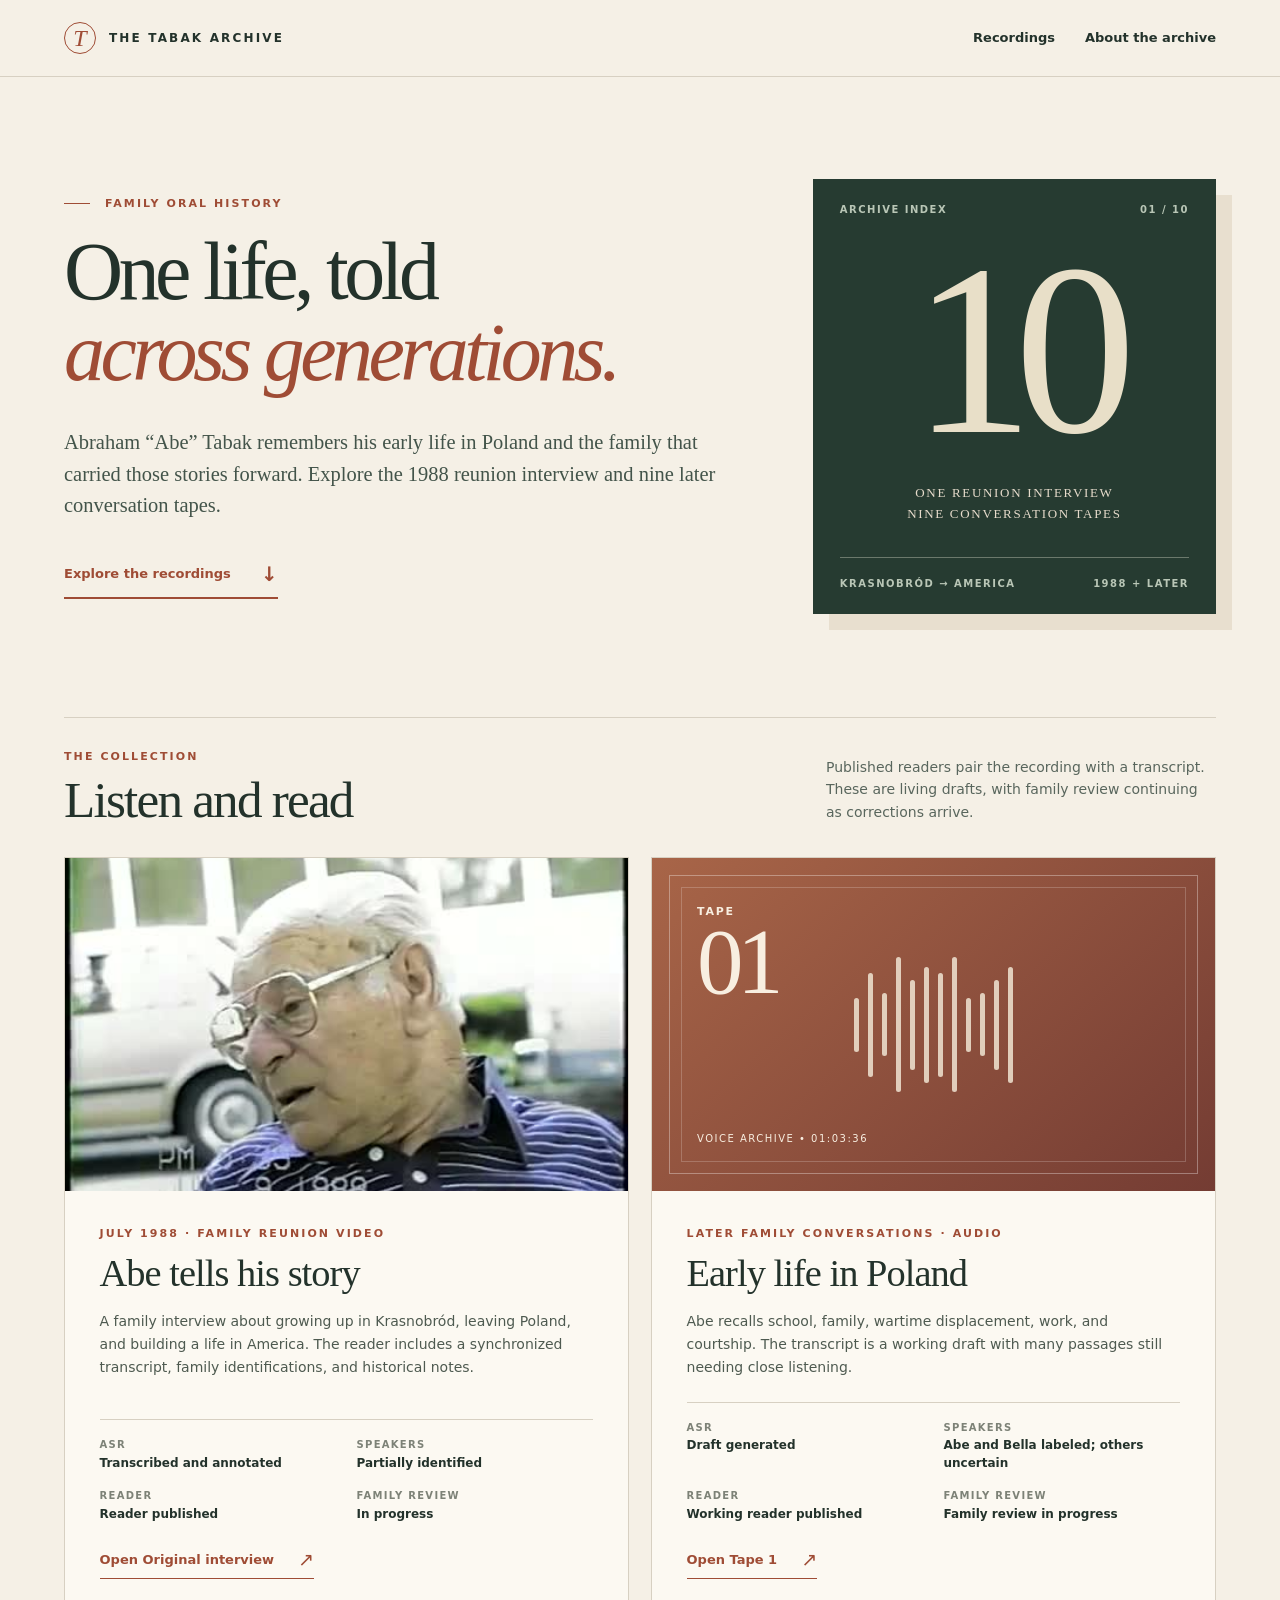
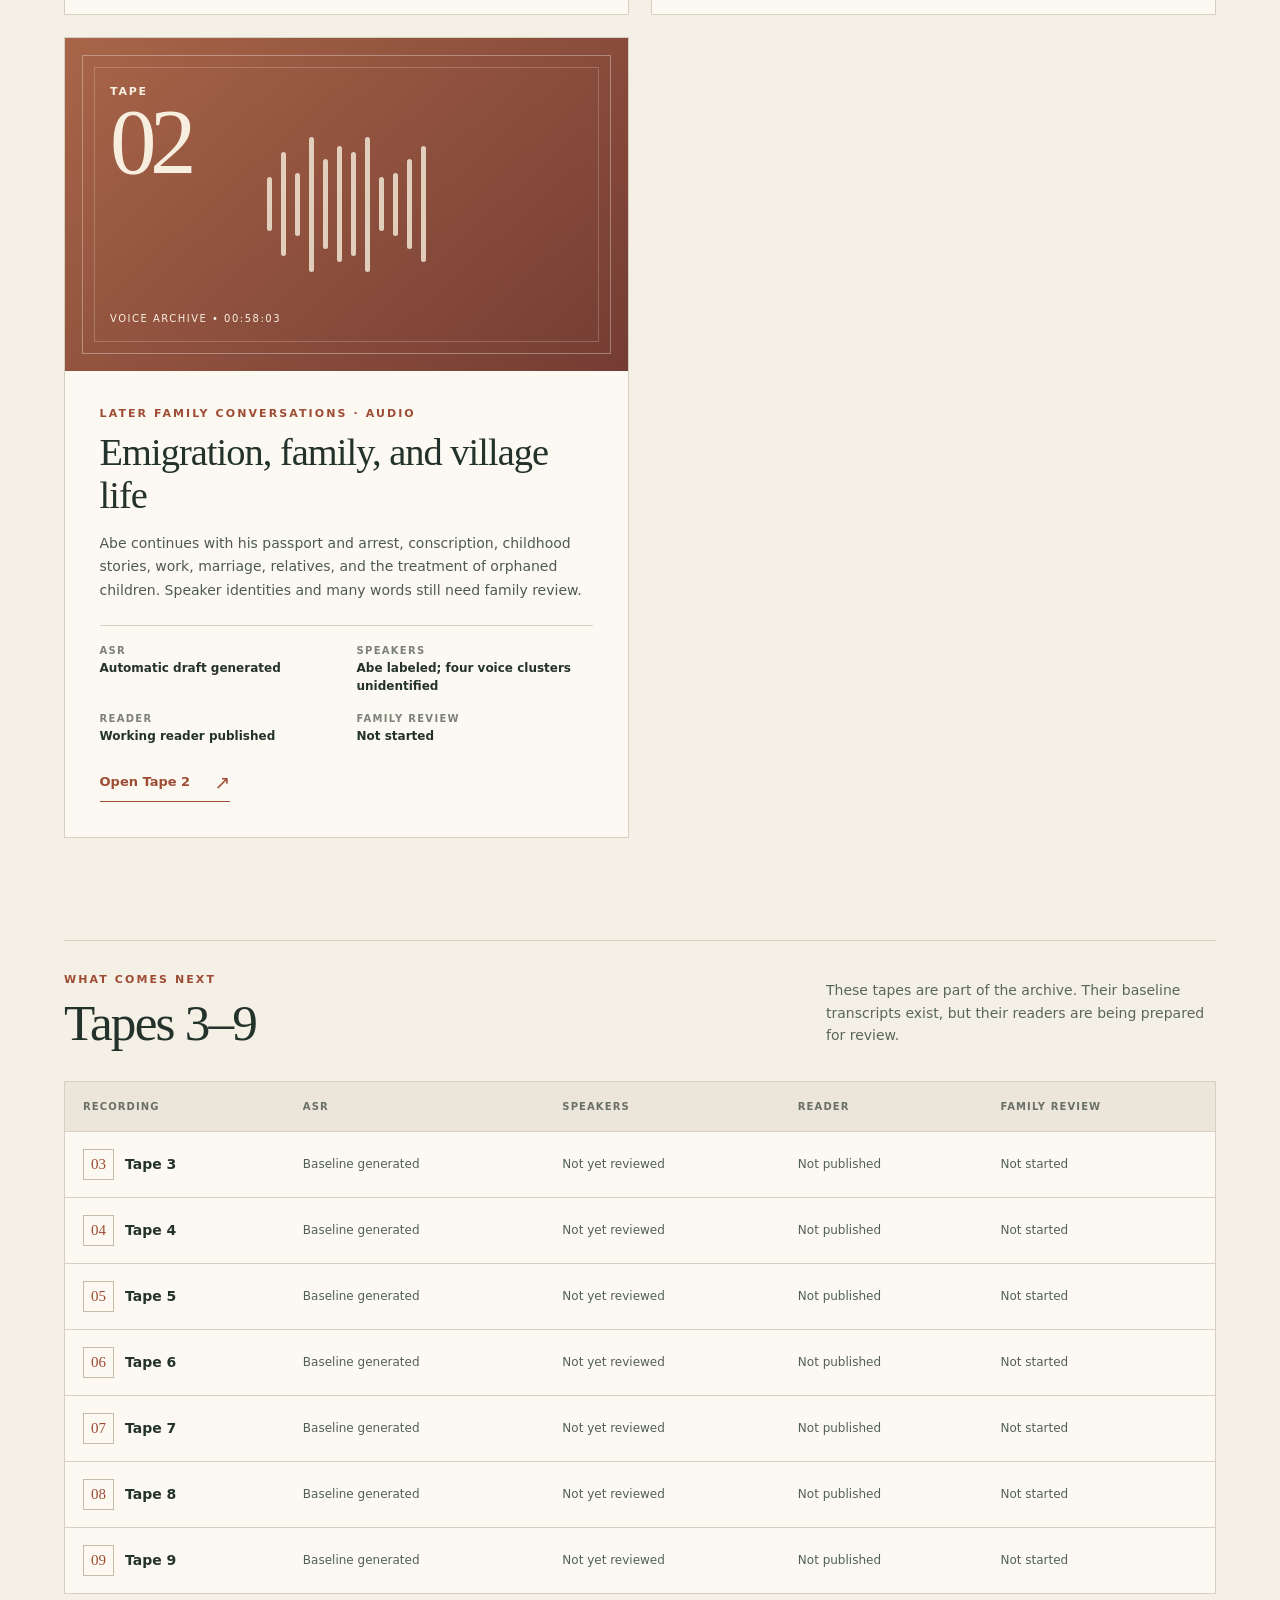
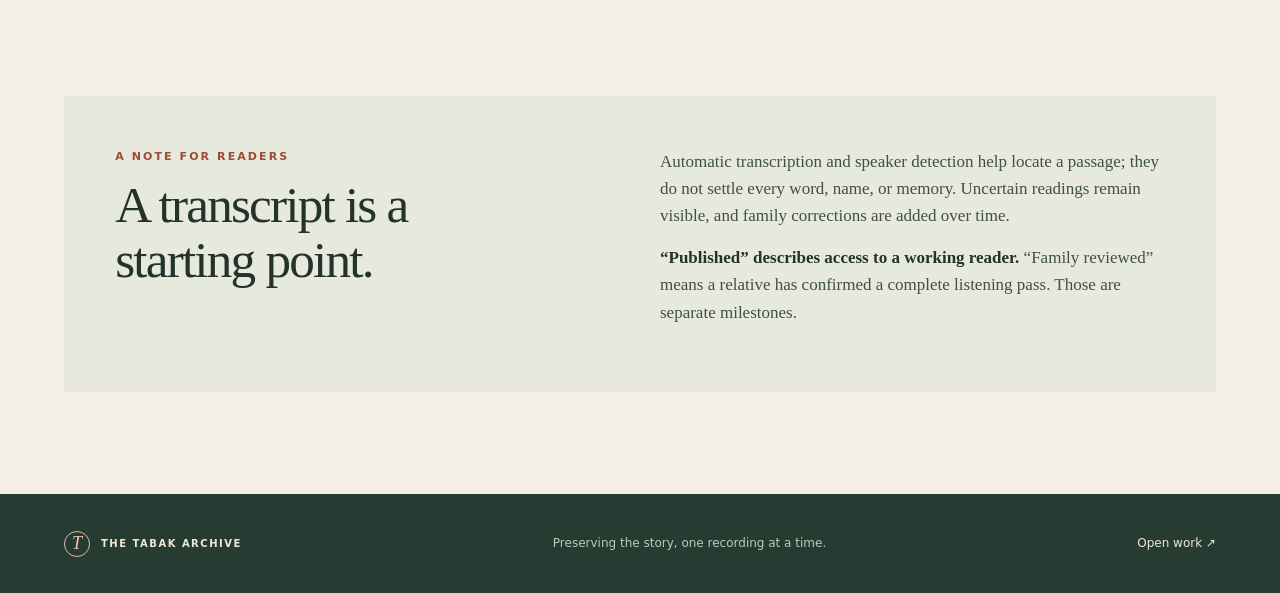
<file: index.html>
<!doctype html>
<html lang="en">
<head>
  <meta charset="utf-8">
  <meta name="viewport" content="width=device-width, initial-scale=1">
  <meta name="description" content="A family oral-history archive of Abraham Abe Tabak: the July 1988 interview and nine later audio tapes.">
  <title>The Tabak family oral-history archive</title>
  <link rel="stylesheet" href="site/collection.css">
</head>
<body>
  <a class="skip-link" href="#main">Skip to recordings</a>
  <header class="site-header">
    <a class="wordmark" href="./" aria-label="Tabak family archive home"><span class="wordmark-symbol" aria-hidden="true">T</span><span>THE TABAK ARCHIVE</span></a>
    <nav aria-label="Main navigation"><a href="#recordings">Recordings</a><a href="#about">About the archive</a></nav>
  </header>
  <main id="main">
    <section class="hero" aria-labelledby="hero-title">
      <div class="hero-copy">
        <p class="eyebrow"><span class="eyebrow-line"></span> FAMILY ORAL HISTORY</p>
        <h1 id="hero-title">One life, told<br><em>across generations.</em></h1>
        <p class="hero-intro">Abraham “Abe” Tabak remembers his early life in Poland and the family that carried those stories forward. Explore the 1988 reunion interview and nine later conversation tapes.</p>
        <a class="hero-link" href="#recordings">Explore the recordings <span aria-hidden="true">↓</span></a>
      </div>
      <div class="hero-index" aria-hidden="true">
        <div class="index-top"><span>ARCHIVE INDEX</span><span>01 / 10</span></div>
        <div class="index-number">10</div>
        <div class="index-caption">ONE REUNION INTERVIEW<br>NINE CONVERSATION TAPES</div>
        <div class="index-bottom"><span>KRASNOBRÓD → AMERICA</span><span>1988 + LATER</span></div>
      </div>
    </section>
    <section class="recordings-section" id="recordings" aria-labelledby="recordings-title">
      <div class="section-heading"><div><p class="eyebrow">THE COLLECTION</p><h2 id="recordings-title">Listen and read</h2></div><p>Published readers pair the recording with a transcript. These are living drafts, with family review continuing as corrections arrive.</p></div>
      <div class="featured-grid"><article class="feature video"><div class="feature-art"><img src="site/original-still.jpg" alt="Abe Tabak in the July 1988 interview" width="480" height="360"></div><div class="feature-content"><p class="eyebrow">July 1988 · family reunion video</p><h3>Abe tells his story</h3><p class="feature-summary">A family interview about growing up in Krasnobród, leaving Poland, and building a life in America. The reader includes a synchronized transcript, family identifications, and historical notes.</p><dl class="status-grid"><div><dt>ASR</dt><dd>Transcribed and annotated</dd></div><div><dt>Speakers</dt><dd>Partially identified</dd></div><div><dt>Reader</dt><dd>Reader published</dd></div><div><dt>Family review</dt><dd>In progress</dd></div></dl><a class="reader-link" href="Abe_Tabak_interview.html">Open Original interview <span aria-hidden="true">↗</span></a></div></article><article class="feature audio"><div class="feature-art"><div class="audio-art" aria-hidden="true"><span>TAPE <b>01</b></span><i></i><i></i><i></i><i></i><i></i><i></i><i></i><i></i><i></i><i></i><i></i><i></i><small>VOICE ARCHIVE • 01:03:36</small></div></div><div class="feature-content"><p class="eyebrow">Later family conversations · audio</p><h3>Early life in Poland</h3><p class="feature-summary">Abe recalls school, family, wartime displacement, work, and courtship. The transcript is a working draft with many passages still needing close listening.</p><dl class="status-grid"><div><dt>ASR</dt><dd>Draft generated</dd></div><div><dt>Speakers</dt><dd>Abe and Bella labeled; others uncertain</dd></div><div><dt>Reader</dt><dd>Working reader published</dd></div><div><dt>Family review</dt><dd>Family review in progress</dd></div></dl><a class="reader-link" href="tapes/tape-1/">Open Tape 1 <span aria-hidden="true">↗</span></a></div></article><article class="feature audio"><div class="feature-art"><div class="audio-art" aria-hidden="true"><span>TAPE <b>02</b></span><i></i><i></i><i></i><i></i><i></i><i></i><i></i><i></i><i></i><i></i><i></i><i></i><small>VOICE ARCHIVE • 00:58:03</small></div></div><div class="feature-content"><p class="eyebrow">Later family conversations · audio</p><h3>Emigration, family, and village life</h3><p class="feature-summary">Abe continues with his passport and arrest, conscription, childhood stories, work, marriage, relatives, and the treatment of orphaned children. Speaker identities and many words still need family review.</p><dl class="status-grid"><div><dt>ASR</dt><dd>Automatic draft generated</dd></div><div><dt>Speakers</dt><dd>Abe labeled; four voice clusters unidentified</dd></div><div><dt>Reader</dt><dd>Working reader published</dd></div><div><dt>Family review</dt><dd>Not started</dd></div></dl><a class="reader-link" href="tapes/tape-2/">Open Tape 2 <span aria-hidden="true">↗</span></a></div></article></div>
    </section>
    <section class="upcoming-section" aria-labelledby="upcoming-title">
      <div class="section-heading"><div><p class="eyebrow">WHAT COMES NEXT</p><h2 id="upcoming-title">Tapes 3–9</h2></div><p>These tapes are part of the archive. Their baseline transcripts exist, but their readers are being prepared for review.</p></div>
      <div class="table-wrap"><table><caption class="visually-hidden">Processing and review status for Tapes 2 through 9</caption><thead><tr><th scope="col">Recording</th><th scope="col">ASR</th><th scope="col">Speakers</th><th scope="col">Reader</th><th scope="col">Family review</th></tr></thead><tbody><tr><th scope="row"><span class="tape-number">03</span><span>Tape 3</span></th><td data-label="ASR">Baseline generated</td><td data-label="Speakers">Not yet reviewed</td><td data-label="Reader">Not published</td><td data-label="Family review">Not started</td></tr><tr><th scope="row"><span class="tape-number">04</span><span>Tape 4</span></th><td data-label="ASR">Baseline generated</td><td data-label="Speakers">Not yet reviewed</td><td data-label="Reader">Not published</td><td data-label="Family review">Not started</td></tr><tr><th scope="row"><span class="tape-number">05</span><span>Tape 5</span></th><td data-label="ASR">Baseline generated</td><td data-label="Speakers">Not yet reviewed</td><td data-label="Reader">Not published</td><td data-label="Family review">Not started</td></tr><tr><th scope="row"><span class="tape-number">06</span><span>Tape 6</span></th><td data-label="ASR">Baseline generated</td><td data-label="Speakers">Not yet reviewed</td><td data-label="Reader">Not published</td><td data-label="Family review">Not started</td></tr><tr><th scope="row"><span class="tape-number">07</span><span>Tape 7</span></th><td data-label="ASR">Baseline generated</td><td data-label="Speakers">Not yet reviewed</td><td data-label="Reader">Not published</td><td data-label="Family review">Not started</td></tr><tr><th scope="row"><span class="tape-number">08</span><span>Tape 8</span></th><td data-label="ASR">Baseline generated</td><td data-label="Speakers">Not yet reviewed</td><td data-label="Reader">Not published</td><td data-label="Family review">Not started</td></tr><tr><th scope="row"><span class="tape-number">09</span><span>Tape 9</span></th><td data-label="ASR">Baseline generated</td><td data-label="Speakers">Not yet reviewed</td><td data-label="Reader">Not published</td><td data-label="Family review">Not started</td></tr></tbody></table></div>
    </section>
    <section class="about-section" id="about" aria-labelledby="about-title"><div><p class="eyebrow">A NOTE FOR READERS</p><h2 id="about-title">A transcript is a starting point.</h2></div><div><p>Automatic transcription and speaker detection help locate a passage; they do not settle every word, name, or memory. Uncertain readings remain visible, and family corrections are added over time.</p><p><strong>“Published” describes access to a working reader.</strong> “Family reviewed” means a relative has confirmed a complete listening pass. Those are separate milestones.</p></div></section>
  </main>
  <footer><div><span class="footer-mark">T</span><span>THE TABAK ARCHIVE</span></div><p>Preserving the story, one recording at a time.</p><a href="https://github.com/thirtyseven/abe-tabak-interview/issues">Open work ↗</a></footer>
</body>
</html>
</file>
<file: site/collection.css>
:root{--paper:#f5f0e6;--cream:#fcf9f2;--ink:#23322b;--muted:#59665d;--accent:#9f4c35;--line:#d7d0c2;--dark:#263b31;--soft:#e8dfcf}
*{box-sizing:border-box}html{scroll-behavior:smooth}body{margin:0;background:var(--paper);color:var(--ink);font:16px/1.55 system-ui,-apple-system,BlinkMacSystemFont,"Segoe UI",sans-serif}a{color:inherit}a:focus-visible{outline:3px solid var(--accent);outline-offset:4px}.skip-link{position:absolute;left:-9999px;top:8px;padding:8px 12px;background:white;z-index:100}.skip-link:focus{left:8px}
.site-header{max-width:1440px;margin:auto;padding:22px clamp(22px,5vw,78px);display:flex;align-items:center;justify-content:space-between;gap:30px;border-bottom:1px solid var(--line)}.wordmark{display:flex;gap:13px;align-items:center;text-decoration:none;font-size:12px;font-weight:800;letter-spacing:.18em;white-space:nowrap}.wordmark-symbol,.footer-mark{display:grid;place-items:center;width:32px;height:32px;border:1.5px solid var(--accent);border-radius:50%;font:italic 24px Georgia,serif;color:var(--accent);letter-spacing:0}.site-header nav{display:flex;gap:30px;font-size:13px;font-weight:600}.site-header nav a{text-decoration:none}.site-header nav a:hover,.footer a:hover{text-decoration:underline;text-underline-offset:4px}
main{max-width:1440px;margin:auto}.hero{display:grid;grid-template-columns:minmax(0,1.25fr) minmax(310px,.75fr);gap:clamp(34px,6vw,90px);align-items:stretch;padding:clamp(52px,8vw,112px) clamp(22px,5vw,78px) clamp(60px,8vw,112px)}.hero-copy{align-self:center}.eyebrow{margin:0 0 19px;color:var(--accent);font-size:11px;font-weight:800;letter-spacing:.19em;text-transform:uppercase}.eyebrow-line{display:inline-block;width:26px;height:1px;vertical-align:middle;background:var(--accent);margin-right:9px}.hero h1{margin:0;max-width:850px;font:normal clamp(52px,6.4vw,102px)/.99 Georgia,"Times New Roman",serif;letter-spacing:-.055em}.hero h1 em{color:var(--accent);font-weight:normal}.hero-intro{max-width:660px;margin:34px 0 29px;color:#43544a;font:clamp(18px,1.6vw,22px)/1.55 Georgia,serif}.hero-link{display:inline-flex;gap:30px;align-items:center;padding:13px 0;border-bottom:2px solid var(--accent);color:var(--accent);font-size:13px;font-weight:800;text-decoration:none}.hero-link span{font-size:20px;line-height:1}.hero-index{min-height:435px;padding:23px 27px;display:flex;flex-direction:column;justify-content:space-between;background:var(--dark);color:#e9e8dd;box-shadow:16px 16px 0 var(--soft)}.index-top,.index-bottom{display:flex;justify-content:space-between;gap:20px;color:#b9c6b6;font-size:10px;font-weight:700;letter-spacing:.15em}.index-number{font:normal clamp(150px,19vw,290px)/.83 Georgia,serif;letter-spacing:-.08em;text-align:center;color:#e8dfc8}.index-caption{font:13px/1.6 Georgia,serif;text-align:center;letter-spacing:.13em;color:#e6dbcb}.index-bottom{padding-top:18px;border-top:1px solid #6b796c}
.recordings-section,.upcoming-section{padding:0 clamp(22px,5vw,78px) clamp(68px,8vw,115px)}.section-heading{display:flex;align-items:end;justify-content:space-between;gap:35px;border-top:1px solid var(--line);padding:30px 0 30px}.section-heading .eyebrow{margin-bottom:7px}.section-heading h2,.about-section h2{margin:0;font:normal clamp(39px,4vw,59px)/1.08 Georgia,serif;letter-spacing:-.035em}.section-heading>p{max-width:390px;margin:0 0 4px;color:var(--muted);font-size:14px;line-height:1.6}.featured-grid{display:grid;grid-template-columns:repeat(2,minmax(0,1fr));gap:22px}.feature{background:var(--cream);border:1px solid var(--line);display:flex;flex-direction:column;min-width:0}.feature-art{height:clamp(240px,26vw,365px);overflow:hidden;background:#d8d8cb}.feature-art>img{width:100%;height:100%;display:block;object-fit:cover;object-position:center 39%;filter:saturate(.83)}.audio-art{height:100%;padding:24px 28px;background:linear-gradient(138deg,#a86548,#743c33);color:#f8eee0;position:relative;display:flex;align-items:center;justify-content:center;gap:9px;overflow:hidden}.audio-art:before,.audio-art:after{content:"";position:absolute;inset:17px;border:1px solid #ffffff55;pointer-events:none}.audio-art:after{inset:29px;border-color:#ffffff33}.audio-art span{position:absolute;left:45px;top:45px;font-size:11px;font-weight:700;letter-spacing:.16em}.audio-art span b{display:block;font:normal 93px/.9 Georgia,serif;letter-spacing:-.07em}.audio-art i{display:block;width:5px;height:var(--h,54px);background:#eee1cf;border-radius:4px;opacity:.87}.audio-art i:nth-of-type(2),.audio-art i:nth-of-type(7){--h:104px}.audio-art i:nth-of-type(3),.audio-art i:nth-of-type(10){--h:63px}.audio-art i:nth-of-type(4),.audio-art i:nth-of-type(8){--h:135px}.audio-art i:nth-of-type(5),.audio-art i:nth-of-type(11){--h:90px}.audio-art i:nth-of-type(6),.audio-art i:nth-of-type(12){--h:116px}.audio-art small{position:absolute;left:45px;bottom:44px;font-size:10px;letter-spacing:.15em}.feature-content{padding:clamp(22px,2.7vw,36px);display:flex;flex:1;flex-direction:column}.feature-content .eyebrow{margin-bottom:9px}.feature h3{margin:0;font:normal clamp(29px,3vw,42px)/1.12 Georgia,serif;letter-spacing:-.025em}.feature-summary{margin:15px 0 23px;color:#4e5a50;font-size:14px;line-height:1.65}.status-grid{margin:auto 0 22px;padding:17px 0 0;border-top:1px solid var(--line);display:grid;grid-template-columns:1fr 1fr;gap:16px 20px}.status-grid dt{margin-bottom:2px;color:#7d8277;font-size:10px;font-weight:800;letter-spacing:.13em;text-transform:uppercase}.status-grid dd{margin:0;font-size:12px;font-weight:650;line-height:1.45}.reader-link{align-self:flex-start;display:inline-flex;gap:24px;align-items:center;color:var(--accent);font-size:13px;font-weight:800;text-decoration:none;border-bottom:1px solid var(--accent);padding-bottom:4px}.reader-link span{font-size:19px;font-weight:normal}.reader-link:hover{gap:29px}
.upcoming-section .table-wrap{border:1px solid var(--line);background:var(--cream)}table{border-collapse:collapse;width:100%;text-align:left}th,td{padding:17px 18px;border-bottom:1px solid var(--line);font-size:12px;vertical-align:middle}thead th{background:#ece6da;color:#6a7067;text-transform:uppercase;letter-spacing:.11em;font-size:10px}tbody tr:last-child th,tbody tr:last-child td{border-bottom:0}tbody th{white-space:nowrap;font-size:14px;font-weight:700}.tape-number{display:inline-grid;place-items:center;width:31px;height:31px;border:1px solid #c6baa8;color:var(--accent);font:15px Georgia,serif;margin-right:11px}tbody td{color:#526057}.visually-hidden{position:absolute;width:1px;height:1px;overflow:hidden;clip:rect(0,0,0,0);white-space:nowrap}
.about-section{margin:0 clamp(22px,5vw,78px) clamp(68px,8vw,115px);padding:clamp(32px,4vw,58px);background:#e6e9dc;display:grid;grid-template-columns:1fr 1fr;gap:40px}.about-section .eyebrow{margin-bottom:12px}.about-section h2{max-width:440px}.about-section p:not(.eyebrow){margin:0 0 15px;color:#405047;font:17px/1.6 Georgia,serif}.about-section strong{color:var(--ink)}footer{background:var(--dark);color:#eee8d9;padding:28px clamp(22px,5vw,78px);display:flex;align-items:center;justify-content:space-between;gap:24px;font-size:12px}footer>div{display:flex;align-items:center;gap:11px;font-size:10px;font-weight:800;letter-spacing:.15em}.footer-mark{width:26px;height:26px;font-size:18px;border-color:#d9bda5;color:#e9cbab}footer p{color:#bec9bb}footer a{color:#eee8d9;text-decoration:none}
@media(max-width:1050px){.hero{grid-template-columns:1fr .65fr}.hero-index{min-height:340px}.index-number{font-size:180px}.featured-grid{gap:15px}th,td{padding:14px 11px}}
@media(max-width:760px){.site-header{padding:16px 22px}.site-header nav{gap:17px;font-size:12px}.wordmark{font-size:10px;letter-spacing:.1em}.hero{display:block;padding-top:54px}.hero h1{font-size:clamp(48px,10vw,75px)}.hero-intro{margin:25px 0}.hero-index{display:none}.section-heading{display:block}.section-heading>p{margin-top:15px}.featured-grid{grid-template-columns:1fr;gap:20px}.feature-art{height:300px}.about-section{grid-template-columns:1fr;gap:18px}footer{flex-wrap:wrap}}
@media(max-width:570px){.site-header nav a:last-child{display:none}.hero h1{font-size:49px}.feature-art{height:240px}.audio-art span{left:35px;top:37px}.audio-art span b{font-size:70px}.audio-art small{left:35px;bottom:35px}.table-wrap{border:0!important;background:transparent!important}table,tbody,tr,th,td{display:block;width:100%}thead{display:none}tbody tr{border:1px solid var(--line);background:var(--cream);padding:15px 18px;margin-bottom:12px}tbody th{border:0;padding:0 0 11px;font-size:19px}tbody td{border:0;padding:5px 0;display:flex;gap:10px;align-items:baseline;font-size:12px}tbody td:before{content:attr(data-label);min-width:87px;color:#7d8277;font-size:10px;font-weight:800;letter-spacing:.1em;text-transform:uppercase}.about-section p:not(.eyebrow){font-size:16px}footer{display:block}footer p{margin:14px 0}}
@media(prefers-reduced-motion:reduce){html{scroll-behavior:auto}.reader-link:hover{gap:24px}}
</file>
